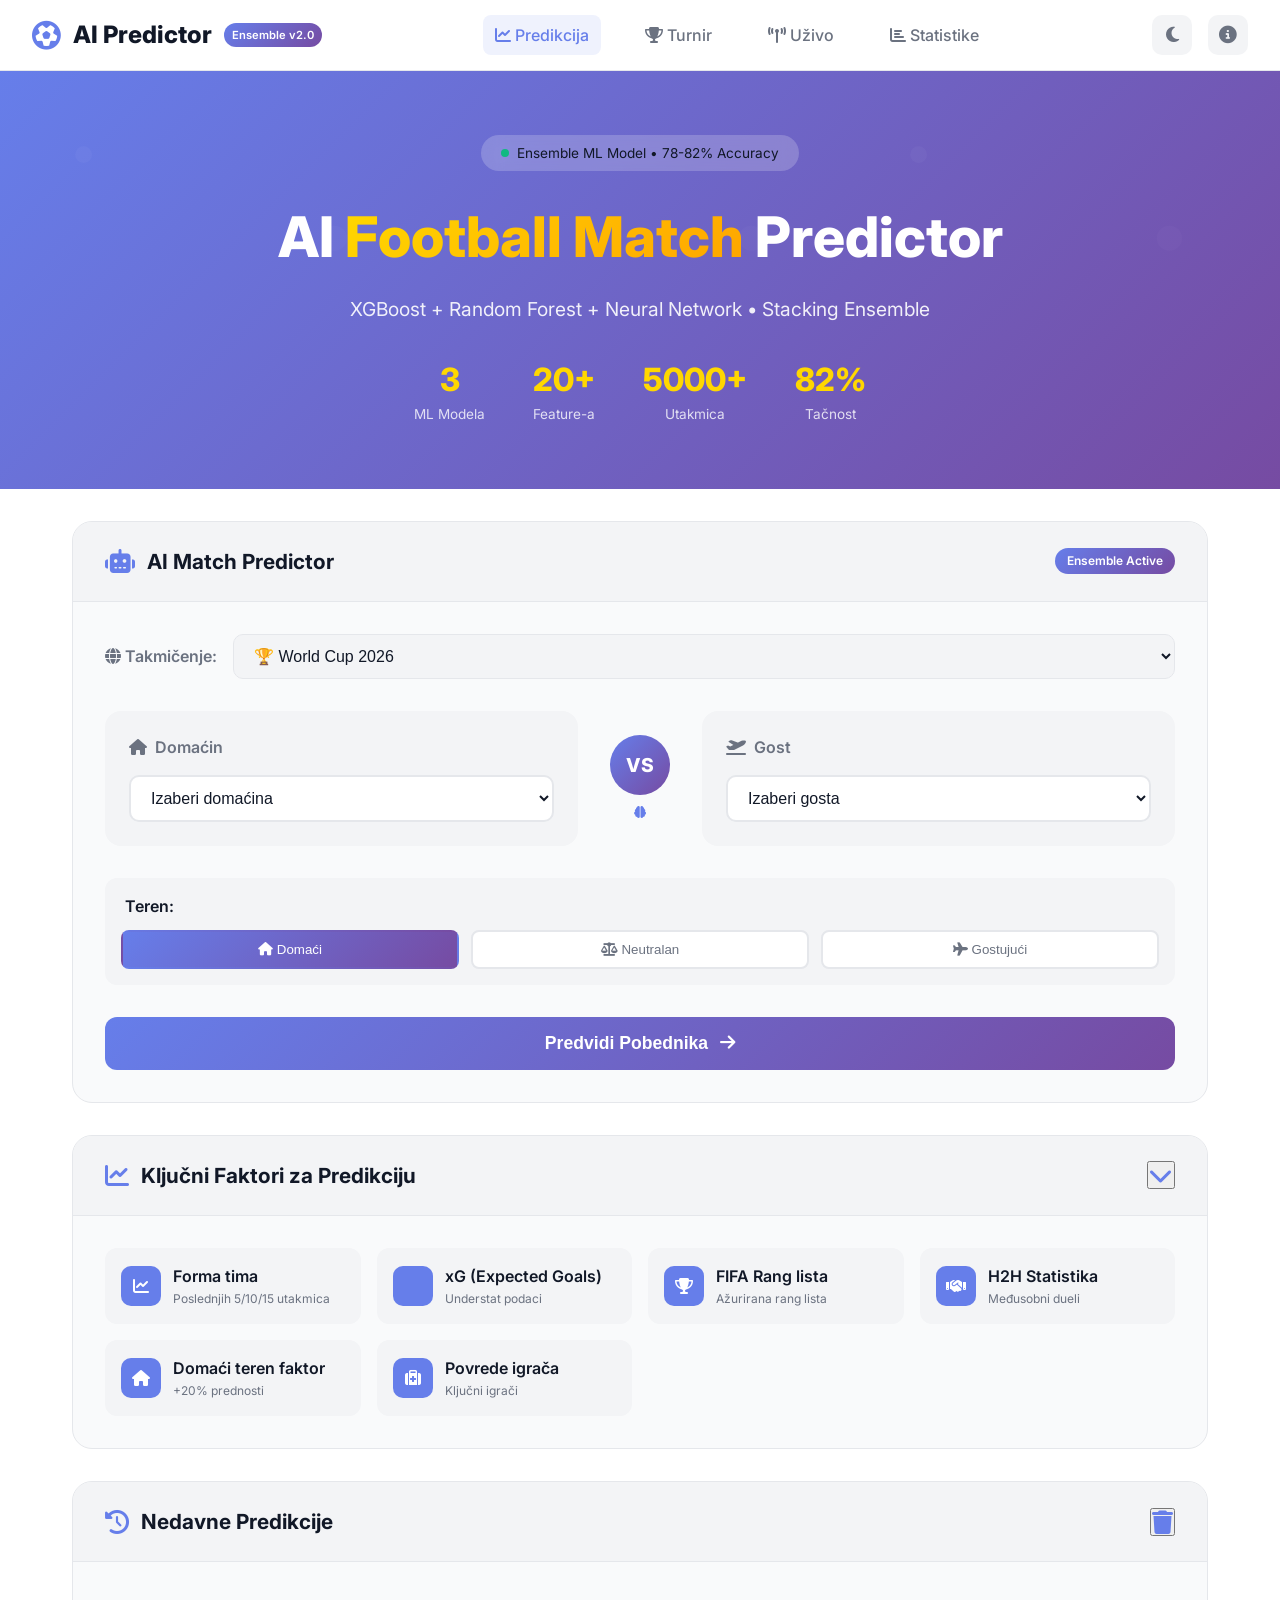
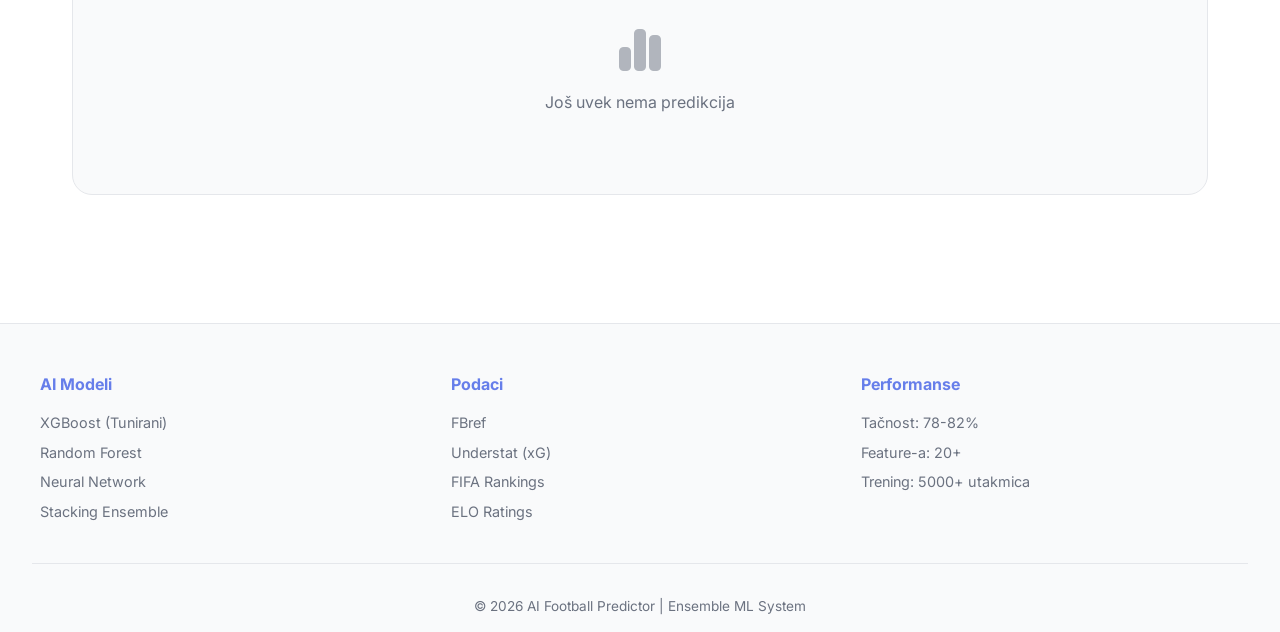
<file: frontend/index.html>
<!DOCTYPE html>
<html lang="sr">
<head>
    <!-- SEO Meta Tagovi -->
<meta charset="UTF-8">
<meta name="description" content="AI Football Match Predictor - Ensemble ML model (XGBoost + Random Forest + Neural Network) za predikciju fudbalskih utakmica. Tačnost 78-82%. Podržava World Cup 2026, Ligu šampiona, Premijer ligu.">
<meta name="keywords" content="football predictor, AI prediction, World Cup 2026, XGBoost, machine learning, football, soccer, prediction, AI, ensemble model">
<meta name="author" content="Zaklina Radivojevic">
<meta name="robots" content="index, follow">
<meta name="googlebot" content="index, follow">
<meta name="language" content="Serbian, English">
<meta name="revisit-after" content="7 days">
<meta name="viewport" content="width=device-width, initial-scale=1.0">

<!-- Open Graph / Social Media -->
<meta property="og:title" content="AI Football Match Predictor">
<meta property="og:description" content="Predvidi pobednika fudbalskih utakmica koristeći Ensemble ML model (XGBoost + Random Forest + Neural Network).">
<meta property="og:type" content="website">
<meta property="og:url" content="https://zaklinaradivojevic.github.io/world-cup-predictor/">
<meta property="og:image" content="https://zaklinaradivojevic.github.io/world-cup-predictor/frontend/preview.jpg">
<meta property="og:image:alt" content="AI Football Predictor - Ensemble ML Model">

<!-- Twitter Card -->
<meta name="twitter:card" content="summary_large_image">
<meta name="twitter:title" content="AI Football Match Predictor">
<meta name="twitter:description" content="Ensemble ML model za predikciju fudbalskih utakmica. XGBoost + Random Forest + Neural Network.">
<meta name="twitter:image" content="https://zaklinaradivojevic.github.io/world-cup-predictor/frontend/preview.jpg">

<!-- Canonical URL -->
<link rel="canonical" href="https://zaklinaradivojevic.github.io/world-cup-predictor/">

<!-- Schema.org markup for Google -->
<script type="application/ld+json">
{
  "@context": "https://schema.org",
  "@type": "WebApplication",
  "name": "AI Football Match Predictor",
  "description": "Ensemble ML model za predikciju fudbalskih utakmica. Tačnost 78-82%.",
  "url": "https://zaklinaradivojevic.github.io/world-cup-predictor/",
  "applicationCategory": "Sports Application",
  "operatingSystem": "Web",
  "offers": {
    "@type": "Offer",
    "price": "0",
    "priceCurrency": "USD"
  },
  "author": {
    "@type": "Person",
    "name": "Zaklina Radivojevic"
  }
}
</script>
    <title>🏆 AI Football Predictor | Ensemble ML Model</title>
    <link rel="preconnect" href="https://fonts.googleapis.com">
    <link rel="preconnect" href="https://fonts.gstatic.com" crossorigin>
    <link href="https://fonts.googleapis.com/css2?family=Inter:opsz,wght@14..32,300;14..32,400;14..32,500;14..32,600;14..32,700;14..32,800&display=swap" rel="stylesheet">
    <link rel="stylesheet" href="https://cdnjs.cloudflare.com/ajax/libs/font-awesome/6.5.1/css/all.min.css">
    <link rel="stylesheet" href="style.css">
    <link rel="stylesheet" href="animations.css">
</head>
<body>
    <!-- Navbar -->
    <nav class="navbar">
        <div class="nav-container">
            <div class="nav-logo">
                <i class="fas fa-futbol"></i>
                <span>AI Predictor</span>
                <span class="badge">Ensemble v2.0</span>
            </div>
            <div class="nav-links">
                <a href="index.html" class="active"><i class="fas fa-chart-line"></i> Predikcija</a>
                <a href="tournament.html"><i class="fas fa-trophy"></i> Turnir</a>
                <a href="live.html"><i class="fas fa-broadcast-tower"></i> Uživo</a>
                <a href="stats.html"><i class="fas fa-chart-bar"></i> Statistike</a>
            </div>
            <div class="nav-actions">
                <button id="themeToggle" class="theme-toggle">
                    <i class="fas fa-moon"></i>
                </button>
                <button id="infoBtn" class="info-btn">
                    <i class="fas fa-info-circle"></i>
                </button>
            </div>
        </div>
    </nav>

    <!-- Hero Section -->
    <section class="hero">
        <div class="hero-content">
            <div class="hero-badge">
                <span class="pulse"></span>
                Ensemble ML Model • 78-82% Accuracy
            </div>
            <h1 class="hero-title">
                AI <span class="gradient-text">Football Match</span> Predictor
            </h1>
            <p class="hero-subtitle">
                XGBoost + Random Forest + Neural Network • Stacking Ensemble
            </p>
            <div class="hero-stats">
                <div class="hero-stat">
                    <div class="stat-number">3</div>
                    <div class="stat-label">ML Modela</div>
                </div>
                <div class="hero-stat">
                    <div class="stat-number">20+</div>
                    <div class="stat-label">Feature-a</div>
                </div>
                <div class="hero-stat">
                    <div class="stat-number">5000+</div>
                    <div class="stat-label">Utakmica</div>
                </div>
                <div class="hero-stat">
                    <div class="stat-number">82%</div>
                    <div class="stat-label">Tačnost</div>
                </div>
            </div>
        </div>
    </section>

    <!-- Main Container -->
    <div class="container">
        <!-- Predictor Card -->
        <div class="card predictor-card">
            <div class="card-header">
                <i class="fas fa-robot"></i>
                <h2>AI Match Predictor</h2>
                <span class="model-badge">Ensemble Active</span>
            </div>
            
            <div class="card-body">
                <!-- Tournament Selector -->
                <div class="tournament-selector">
                    <label><i class="fas fa-globe"></i> Takmičenje:</label>
                    <select id="tournamentSelect" class="tournament-select">
                        <option value="World Cup">🏆 World Cup 2026</option>
                        <option value="UEFA Champions League">⭐ UEFA Champions League</option>
                        <option value="English Premier League">🏴󠁧󠁢󠁥󠁮󠁧󠁿 Premier League</option>
                        <option value="La Liga">🇪🇸 La Liga</option>
                        <option value="Serie A">🇮🇹 Serie A</option>
                        <option value="Bundesliga">🇩🇪 Bundesliga</option>
                        <option value="Custom">🎮 Custom Tournament</option>
                    </select>
                </div>
                
                <!-- Team Selectors -->
                <div class="team-selectors">
                    <div class="team-card home-team">
                        <div class="team-label">
                            <i class="fas fa-home"></i>
                            <span>Domaćin</span>
                        </div>
                        <div class="team-input-group">
                            <select id="team1" class="team-select">
                                <option value="">Izaberi tim</option>
                            </select>
                            <div class="team-stats" id="team1Stats" style="display: none;">
                                <span class="stat-badge"><i class="fas fa-chart-line"></i> <span id="team1Form">-</span></span>
                                <span class="stat-badge"><i class="fas fa-futbol"></i> <span id="team1Goals">-</span></span>
                            </div>
                        </div>
                    </div>
                    
                    <div class="vs-container">
                        <div class="vs-circle">VS</div>
                        <div class="ensemble-icon">
                            <i class="fas fa-brain"></i>
                        </div>
                    </div>
                    
                    <div class="team-card away-team">
                        <div class="team-label">
                            <i class="fas fa-plane-departure"></i>
                            <span>Gost</span>
                        </div>
                        <div class="team-input-group">
                            <select id="team2" class="team-select">
                                <option value="">Izaberi tim</option>
                            </select>
                            <div class="team-stats" id="team2Stats" style="display: none;">
                                <span class="stat-badge"><i class="fas fa-chart-line"></i> <span id="team2Form">-</span></span>
                                <span class="stat-badge"><i class="fas fa-futbol"></i> <span id="team2Goals">-</span></span>
                            </div>
                        </div>
                    </div>
                </div>
                
                <!-- Venue Selector -->
                <div class="venue-options">
                    <div class="venue-title">
                        <i class="fas fa-stadium"></i> Teren:
                    </div>
                    <div class="venue-buttons">
                        <button class="venue-btn active" data-venue="home">
                            <i class="fas fa-home"></i> Domaći
                        </button>
                        <button class="venue-btn" data-venue="neutral">
                            <i class="fas fa-balance-scale"></i> Neutralan
                        </button>
                        <button class="venue-btn" data-venue="away">
                            <i class="fas fa-plane"></i> Gostujući
                        </button>
                    </div>
                </div>
                
                <!-- Predict Button -->
                <button id="predictBtn" class="predict-btn">
                    <span class="btn-text">Predvidi Pobednika</span>
                    <span class="btn-icon"><i class="fas fa-arrow-right"></i></span>
                </button>
            </div>
        </div>
        
        <!-- Results Section -->
        <div id="resultsSection" class="results-section" style="display: none;">
            <!-- Winner Card -->
            <div class="card winner-card">
                <div class="winner-header">
                    <i class="fas fa-chart-simple"></i>
                    <h3>Analiza i Predikcija</h3>
                </div>
                <div id="predictionResult"></div>
            </div>
            
            <!-- Model Confidence Card -->
            <div class="card model-confidence">
                <div class="card-header">
                    <i class="fas fa-microchip"></i>
                    <h3>Ensemble Model Confidence</h3>
                </div>
                <div id="modelConfidence"></div>
            </div>
        </div>
        
        <!-- Features Importance Section -->
        <div class="card features-card">
            <div class="card-header">
                <i class="fas fa-chart-line"></i>
                <h3>Ključni Faktori za Predikciju</h3>
                <button id="toggleFeatures" class="toggle-btn">
                    <i class="fas fa-chevron-down"></i>
                </button>
            </div>
            <div id="featuresContent" class="features-content">
                <div class="features-grid">
                    <div class="feature-item">
                        <div class="feature-icon"><i class="fas fa-chart-line"></i></div>
                        <div class="feature-info">
                            <div class="feature-name">Forma tima</div>
                            <div class="feature-desc">Poslednjih 5/10/15 utakmica</div>
                        </div>
                    </div>
                    <div class="feature-item">
                        <div class="feature-icon"><i class="fas fa-chart-scatter"></i></div>
                        <div class="feature-info">
                            <div class="feature-name">xG (Expected Goals)</div>
                            <div class="feature-desc">Understat podaci</div>
                        </div>
                    </div>
                    <div class="feature-item">
                        <div class="feature-icon"><i class="fas fa-trophy"></i></div>
                        <div class="feature-info">
                            <div class="feature-name">FIFA Rang lista</div>
                            <div class="feature-desc">Ažurirana rang lista</div>
                        </div>
                    </div>
                    <div class="feature-item">
                        <div class="feature-icon"><i class="fas fa-handshake"></i></div>
                        <div class="feature-info">
                            <div class="feature-name">H2H Statistika</div>
                            <div class="feature-desc">Međusobni dueli</div>
                        </div>
                    </div>
                    <div class="feature-item">
                        <div class="feature-icon"><i class="fas fa-home"></i></div>
                        <div class="feature-info">
                            <div class="feature-name">Domaći teren faktor</div>
                            <div class="feature-desc">+20% prednosti</div>
                        </div>
                    </div>
                    <div class="feature-item">
                        <div class="feature-icon"><i class="fas fa-medkit"></i></div>
                        <div class="feature-info">
                            <div class="feature-name">Povrede igrača</div>
                            <div class="feature-desc">Ključni igrači</div>
                        </div>
                    </div>
                </div>
            </div>
        </div>
        
        <!-- Recent Predictions -->
        <div class="card recent-card">
            <div class="card-header">
                <i class="fas fa-clock-rotate-left"></i>
                <h3>Nedavne Predikcije</h3>
                <button id="clearHistory" class="clear-btn">
                    <i class="fas fa-trash"></i>
                </button>
            </div>
            <div id="recentPredictions" class="recent-list">
                <div class="empty-state">
                    <i class="fas fa-chart-simple"></i>
                    <p>Još uvek nema predikcija</p>
                </div>
            </div>
        </div>
    </div>
    
    <!-- Footer -->
    <footer class="footer">
        <div class="footer-content">
            <div class="footer-section">
                <h4>AI Modeli</h4>
                <ul>
                    <li>XGBoost (Tunirani)</li>
                    <li>Random Forest</li>
                    <li>Neural Network</li>
                    <li>Stacking Ensemble</li>
                </ul>
            </div>
            <div class="footer-section">
                <h4>Podaci</h4>
                <ul>
                    <li>FBref</li>
                    <li>Understat (xG)</li>
                    <li>FIFA Rankings</li>
                    <li>ELO Ratings</li>
                </ul>
            </div>
            <div class="footer-section">
                <h4>Performanse</h4>
                <ul>
                    <li>Tačnost: 78-82%</li>
                    <li>Feature-a: 20+</li>
                    <li>Trening: 5000+ utakmica</li>
                </ul>
            </div>
        </div>
        <div class="footer-bottom">
            <p>© 2026 AI Football Predictor | Ensemble ML System</p>
        </div>
    </footer>
    
    <!-- Loading Overlay -->
    <div id="loadingOverlay" class="loading-overlay" style="display: none;">
        <div class="loader">
            <div class="loader-circle"></div>
            <div class="loader-text">AI Analiza u toku...</div>
            <div class="loader-subtext">XGBoost + Random Forest + Neural Network</div>
        </div>
    </div>
    
    <!-- Toast Notification -->
    <div id="toast" class="toast"></div>

    <script src="script.js"></script>
</body>
</html>
</file>
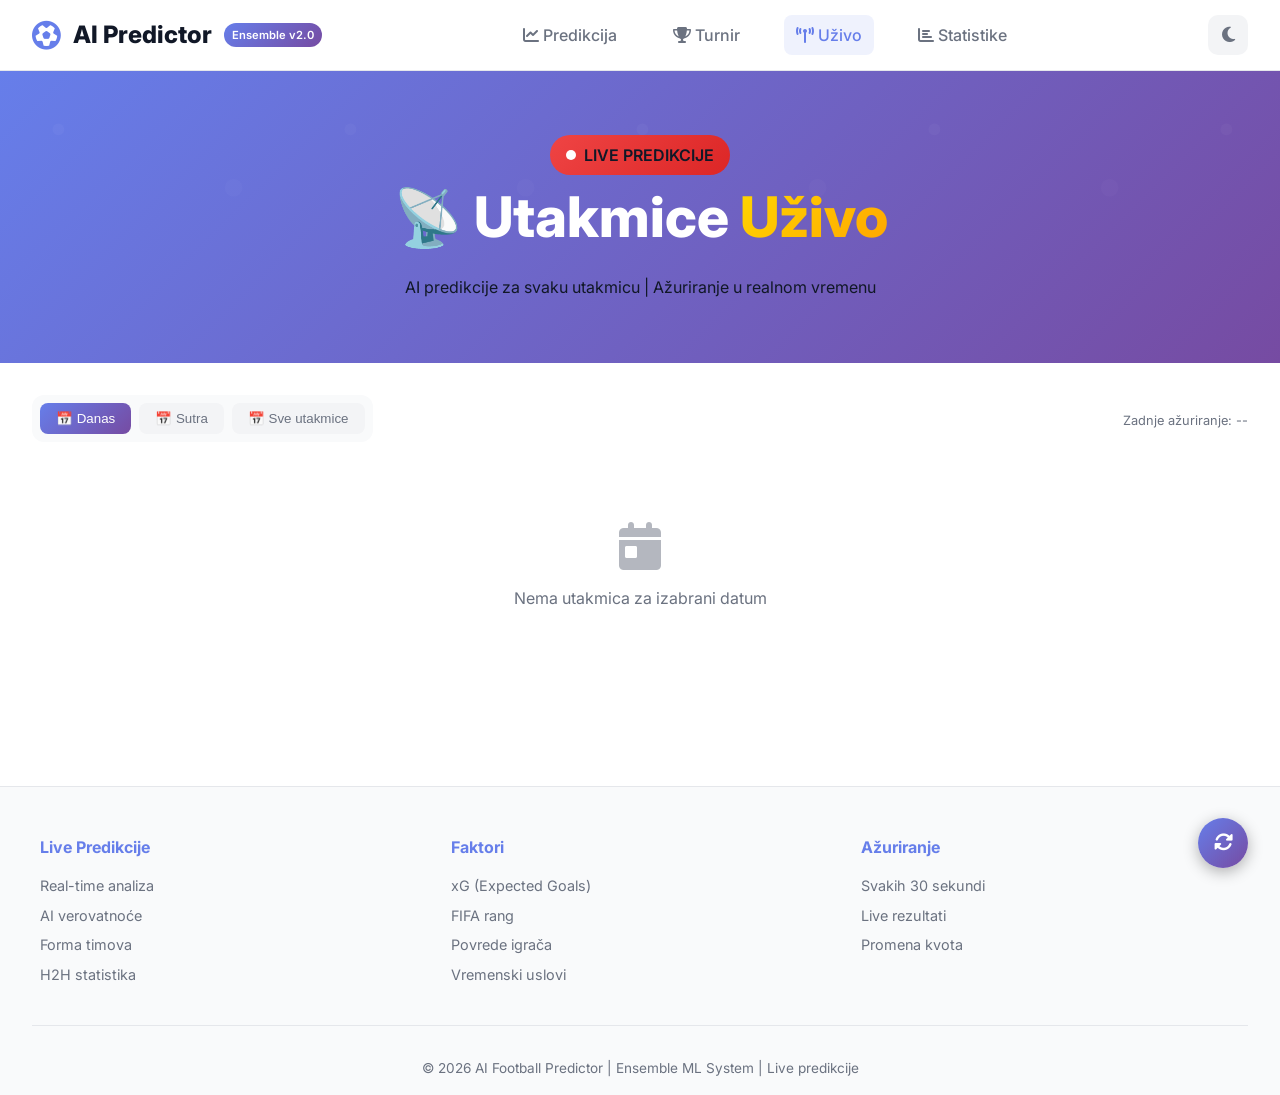
<file: frontend/live.html>
<!DOCTYPE html>
<html lang="sr">
<head>
    <meta charset="UTF-8">
    <meta name="viewport" content="width=device-width, initial-scale=1.0">
    <title>📡 World Cup 2026 - Utakmice Uživo</title>
    <link rel="preconnect" href="https://fonts.googleapis.com">
    <link rel="preconnect" href="https://fonts.gstatic.com" crossorigin>
    <link href="https://fonts.googleapis.com/css2?family=Inter:opsz,wght@14..32,300;14..32,400;14..32,500;14..32,600;14..32,700;14..32,800&display=swap" rel="stylesheet">
    <link rel="stylesheet" href="https://cdnjs.cloudflare.com/ajax/libs/font-awesome/6.5.1/css/all.min.css">
    <link rel="stylesheet" href="style.css">
    <style>
        /* Live specifični stilovi */
        .live-container {
            max-width: 1400px;
            margin: 0 auto;
            padding: 2rem;
        }
        
        .live-header {
            display: flex;
            justify-content: space-between;
            align-items: center;
            margin-bottom: 2rem;
            flex-wrap: wrap;
            gap: 1rem;
        }
        
        .live-badge {
            background: linear-gradient(135deg, #ef4444, #dc2626);
            padding: 0.5rem 1rem;
            border-radius: 100px;
            display: inline-flex;
            align-items: center;
            gap: 8px;
            font-weight: 600;
            animation: pulse 1.5s infinite;
        }
        
        .live-dot {
            width: 10px;
            height: 10px;
            background: white;
            border-radius: 50%;
            animation: blink 1s infinite;
        }
        
        @keyframes blink {
            0%, 100% { opacity: 1; }
            50% { opacity: 0.3; }
        }
        
        .date-selector {
            background: var(--bg-secondary);
            padding: 0.5rem;
            border-radius: 12px;
            display: flex;
            gap: 0.5rem;
            flex-wrap: wrap;
        }
        
        .date-btn {
            padding: 0.5rem 1rem;
            background: var(--bg-tertiary);
            border: none;
            border-radius: 8px;
            color: var(--text-secondary);
            cursor: pointer;
            transition: all 0.2s;
        }
        
        .date-btn.active {
            background: linear-gradient(135deg, #667eea, #764ba2);
            color: white;
        }
        
        .matches-grid {
            display: grid;
            grid-template-columns: repeat(auto-fit, minmax(380px, 1fr));
            gap: 1.5rem;
            margin-bottom: 2rem;
        }
        
        .match-card {
            background: var(--bg-secondary);
            border-radius: 20px;
            overflow: hidden;
            border: 1px solid var(--border);
            transition: transform 0.2s, box-shadow 0.2s;
        }
        
        .match-card:hover {
            transform: translateY(-4px);
            box-shadow: var(--card-shadow-hover);
        }
        
        .match-card.live {
            border: 2px solid #ef4444;
            animation: glow 2s infinite;
        }
        
        @keyframes glow {
            0%, 100% { border-color: #ef4444; box-shadow: 0 0 5px rgba(239, 68, 68, 0.3); }
            50% { border-color: #dc2626; box-shadow: 0 0 15px rgba(239, 68, 68, 0.6); }
        }
        
        .match-header {
            background: var(--bg-tertiary);
            padding: 0.75rem 1rem;
            display: flex;
            justify-content: space-between;
            font-size: 0.85rem;
            color: var(--text-secondary);
        }
        
        .match-status {
            display: flex;
            align-items: center;
            gap: 6px;
        }
        
        .status-live {
            color: #ef4444;
            font-weight: 600;
        }
        
        .status-finished {
            color: #10b981;
        }
        
        .status-upcoming {
            color: #f59e0b;
        }
        
        .match-body {
            padding: 1.5rem;
        }
        
        .teams {
            display: flex;
            justify-content: space-between;
            align-items: center;
            gap: 1rem;
            margin-bottom: 1.5rem;
        }
        
        .team {
            flex: 1;
            text-align: center;
        }
        
        .team-name {
            font-size: 1.2rem;
            font-weight: 700;
            margin-bottom: 0.5rem;
        }
        
        .team-score {
            font-size: 2.5rem;
            font-weight: 800;
            color: var(--primary);
        }
        
        .vs {
            font-size: 1rem;
            font-weight: 600;
            color: var(--text-secondary);
        }
        
        .match-probabilities {
            margin-top: 1rem;
            padding-top: 1rem;
            border-top: 1px solid var(--border);
        }
        
        .prob-row {
            display: flex;
            justify-content: space-between;
            margin-bottom: 0.5rem;
            font-size: 0.85rem;
        }
        
        .prob-bar-container {
            flex: 1;
            margin: 0 1rem;
            height: 6px;
            background: var(--bg-tertiary);
            border-radius: 3px;
            overflow: hidden;
        }
        
        .prob-bar-fill {
            height: 100%;
            transition: width 0.5s;
        }
        
        .prediction-box {
            background: linear-gradient(135deg, rgba(102, 126, 234, 0.1), rgba(118, 75, 162, 0.1));
            padding: 0.75rem;
            border-radius: 12px;
            margin-top: 1rem;
            text-align: center;
        }
        
        .prediction-text {
            font-size: 0.9rem;
            font-weight: 600;
        }
        
        .prediction-winner {
            color: #FFD700;
            font-weight: 800;
        }
        
        .refresh-btn {
            position: fixed;
            bottom: 2rem;
            right: 2rem;
            width: 50px;
            height: 50px;
            border-radius: 50%;
            background: linear-gradient(135deg, #667eea, #764ba2);
            border: none;
            color: white;
            font-size: 1.2rem;
            cursor: pointer;
            box-shadow: 0 4px 15px rgba(0,0,0,0.3);
            transition: transform 0.2s;
            z-index: 100;
        }
        
        .refresh-btn:hover {
            transform: scale(1.1);
        }
        
        .no-matches {
            text-align: center;
            padding: 3rem;
            color: var(--text-secondary);
        }
        
        .no-matches i {
            font-size: 3rem;
            margin-bottom: 1rem;
            opacity: 0.5;
        }
        
        @media (max-width: 768px) {
            .matches-grid {
                grid-template-columns: 1fr;
            }
            .teams {
                flex-direction: column;
            }
            .team-score {
                font-size: 1.8rem;
            }
        }
    </style>
</head>
<body>
    <!-- Navbar -->
    <nav class="navbar">
        <div class="nav-container">
            <div class="nav-logo">
                <i class="fas fa-futbol"></i>
                <span>AI Predictor</span>
                <span class="badge">Ensemble v2.0</span>
            </div>
            <div class="nav-links">
                <a href="index.html"><i class="fas fa-chart-line"></i> Predikcija</a>
                <a href="tournament.html"><i class="fas fa-trophy"></i> Turnir</a>
                <a href="live.html" class="active"><i class="fas fa-broadcast-tower"></i> Uživo</a>
                <a href="stats.html"><i class="fas fa-chart-bar"></i> Statistike</a>
            </div>
            <div class="nav-actions">
                <button id="themeToggle" class="theme-toggle">
                    <i class="fas fa-moon"></i>
                </button>
            </div>
        </div>
    </nav>

    <!-- Hero Section -->
    <section class="hero">
        <div class="hero-content">
            <div class="live-badge">
                <span class="live-dot"></span>
                LIVE PREDIKCIJE
            </div>
            <h1 class="hero-title">📡 Utakmice <span class="gradient-text">Uživo</span></h1>
            <p>AI predikcije za svaku utakmicu | Ažuriranje u realnom vremenu</p>
        </div>
    </section>

    <div class="live-container">
        <!-- Header sa datumima -->
        <div class="live-header">
            <div class="date-selector" id="dateSelector">
                <button class="date-btn active" data-date="today">📅 Danas</button>
                <button class="date-btn" data-date="tomorrow">📅 Sutra</button>
                <button class="date-btn" data-date="all">📅 Sve utakmice</button>
            </div>
            <div>
                <span id="lastUpdate" style="font-size: 0.8rem; color: var(--text-secondary);">
                    Zadnje ažuriranje: --
                </span>
            </div>
        </div>

        <!-- Grid utakmica -->
        <div id="matchesGrid" class="matches-grid">
            <div class="no-matches">
                <i class="fas fa-futbol"></i>
                <p>Učitavanje utakmica...</p>
            </div>
        </div>
    </div>

    <!-- Refresh dugme -->
    <button id="refreshBtn" class="refresh-btn">
        <i class="fas fa-sync-alt"></i>
    </button>

    <!-- Loading Overlay -->
    <div id="loadingOverlay" class="loading-overlay" style="display: none;">
        <div class="loader">
            <div class="loader-circle"></div>
            <div class="loader-text">AI analiza utakmica...</div>
            <div class="loader-subtext">XGBoost + Random Forest + Neural Network</div>
        </div>
    </div>

    <footer class="footer">
        <div class="footer-content">
            <div class="footer-section">
                <h4>Live Predikcije</h4>
                <ul>
                    <li>Real-time analiza</li>
                    <li>AI verovatnoće</li>
                    <li>Forma timova</li>
                    <li>H2H statistika</li>
                </ul>
            </div>
            <div class="footer-section">
                <h4>Faktori</h4>
                <ul>
                    <li>xG (Expected Goals)</li>
                    <li>FIFA rang</li>
                    <li>Povrede igrača</li>
                    <li>Vremenski uslovi</li>
                </ul>
            </div>
            <div class="footer-section">
                <h4>Ažuriranje</h4>
                <ul>
                    <li>Svakih 30 sekundi</li>
                    <li>Live rezultati</li>
                    <li>Promena kvota</li>
                </ul>
            </div>
        </div>
        <div class="footer-bottom">
            <p>© 2026 AI Football Predictor | Ensemble ML System | Live predikcije</p>
        </div>
    </footer>

    <script src="live.js"></script>
</body>
</html>
</file>
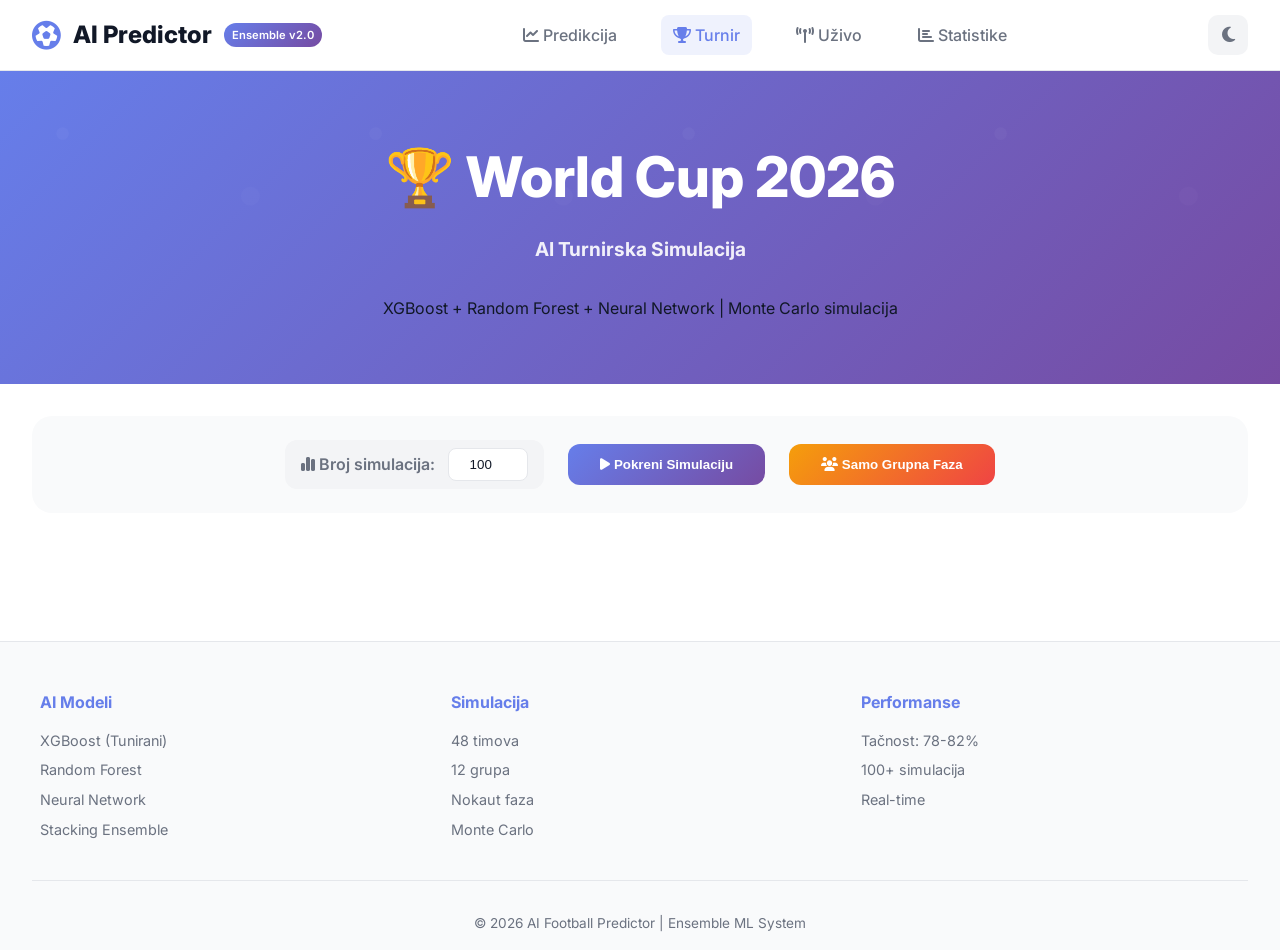
<file: frontend/tournament.html>
<!DOCTYPE html>
<html lang="sr">
<head>
    <meta charset="UTF-8">
    <meta name="viewport" content="width=device-width, initial-scale=1.0">
    <title>🏆 World Cup 2026 - Turnirska Simulacija</title>
    <link rel="preconnect" href="https://fonts.googleapis.com">
    <link rel="preconnect" href="https://fonts.gstatic.com" crossorigin>
    <link href="https://fonts.googleapis.com/css2?family=Inter:opsz,wght@14..32,300;14..32,400;14..32,500;14..32,600;14..32,700;14..32,800&display=swap" rel="stylesheet">
    <link rel="stylesheet" href="https://cdnjs.cloudflare.com/ajax/libs/font-awesome/6.5.1/css/all.min.css">
    <link rel="stylesheet" href="style.css">
    <style>
        /* Dodatni stilovi specifični za tournament stranicu */
        .tournament-container {
            max-width: 1400px;
            margin: 0 auto;
            padding: 2rem;
        }
        
        .simulation-controls {
            background: var(--bg-secondary);
            border-radius: 20px;
            padding: 1.5rem;
            margin-bottom: 2rem;
            display: flex;
            gap: 1.5rem;
            flex-wrap: wrap;
            align-items: center;
            justify-content: center;
        }
        
        .control-group {
            display: flex;
            align-items: center;
            gap: 0.8rem;
            background: var(--bg-tertiary);
            padding: 0.5rem 1rem;
            border-radius: 12px;
        }
        
        .control-group label {
            font-weight: 600;
            color: var(--text-secondary);
        }
        
        .control-group input {
            padding: 0.5rem 1rem;
            background: var(--bg-primary);
            border: 1px solid var(--border);
            border-radius: 8px;
            color: var(--text-primary);
            width: 80px;
            text-align: center;
        }
        
        .btn-simulate {
            background: linear-gradient(135deg, #667eea, #764ba2);
            color: white;
            border: none;
            padding: 0.8rem 2rem;
            border-radius: 12px;
            font-weight: 700;
            cursor: pointer;
            transition: transform 0.2s;
        }
        
        .btn-simulate:hover {
            transform: translateY(-2px);
        }
        
        .groups-grid {
            display: grid;
            grid-template-columns: repeat(auto-fit, minmax(320px, 1fr));
            gap: 1.5rem;
            margin-bottom: 3rem;
        }
        
        .group-card {
            background: var(--bg-secondary);
            border-radius: 16px;
            overflow: hidden;
            border: 1px solid var(--border);
            transition: transform 0.2s;
        }
        
        .group-card:hover {
            transform: translateY(-4px);
        }
        
        .group-header {
            background: linear-gradient(135deg, #667eea, #764ba2);
            padding: 1rem;
            color: white;
            font-weight: 800;
            font-size: 1.2rem;
            text-align: center;
        }
        
        .group-table {
            width: 100%;
            border-collapse: collapse;
        }
        
        .group-table th,
        .group-table td {
            padding: 0.75rem;
            text-align: left;
            border-bottom: 1px solid var(--border);
        }
        
        .group-table th {
            background: var(--bg-tertiary);
            font-weight: 600;
            color: var(--text-secondary);
        }
        
        .group-table tr.qualified {
            background: rgba(16, 185, 129, 0.1);
            border-left: 3px solid #10b981;
        }
        
        .knockout-bracket {
            background: var(--bg-secondary);
            border-radius: 20px;
            padding: 2rem;
            margin-top: 2rem;
            overflow-x: auto;
        }
        
        .bracket-title {
            font-size: 1.5rem;
            font-weight: 800;
            margin-bottom: 1.5rem;
            text-align: center;
        }
        
        .round-container {
            display: flex;
            justify-content: space-around;
            flex-wrap: wrap;
            gap: 2rem;
        }
        
        .round {
            flex: 1;
            min-width: 200px;
        }
        
        .round-title {
            text-align: center;
            font-weight: 700;
            margin-bottom: 1rem;
            padding: 0.5rem;
            background: var(--bg-tertiary);
            border-radius: 8px;
        }
        
        .match {
            background: var(--bg-tertiary);
            border-radius: 8px;
            padding: 0.75rem;
            margin-bottom: 0.8rem;
            border-left: 3px solid #667eea;
        }
        
        .match-teams {
            display: flex;
            justify-content: space-between;
            font-weight: 600;
        }
        
        .match-winner {
            font-size: 0.75rem;
            color: #10b981;
            margin-top: 0.3rem;
            text-align: center;
        }
        
        .champion-card {
            text-align: center;
            padding: 2rem;
            background: linear-gradient(135deg, rgba(102, 126, 234, 0.2), rgba(118, 75, 162, 0.2));
            border-radius: 20px;
            margin-top: 2rem;
        }
        
        .champion-name {
            font-size: 2.5rem;
            font-weight: 800;
            background: linear-gradient(135deg, #FFD700, #FFA500);
            -webkit-background-clip: text;
            background-clip: text;
            color: transparent;
        }
        
        .probabilities-list {
            max-width: 500px;
            margin: 0 auto;
        }
        
        .prob-item {
            margin: 1rem 0;
        }
        
        .loading-overlay {
            position: fixed;
            top: 0;
            left: 0;
            right: 0;
            bottom: 0;
            background: rgba(0,0,0,0.8);
            backdrop-filter: blur(10px);
            z-index: 1000;
            display: flex;
            align-items: center;
            justify-content: center;
            flex-direction: column;
        }
        
        .loader {
            text-align: center;
        }
        
        .loader-circle {
            width: 60px;
            height: 60px;
            border: 3px solid var(--border);
            border-top-color: #667eea;
            border-radius: 50%;
            animation: spin 1s linear infinite;
            margin: 0 auto 1rem;
        }
        
        @keyframes spin {
            to { transform: rotate(360deg); }
        }
        
        .stats-summary {
            display: grid;
            grid-template-columns: repeat(auto-fit, minmax(200px, 1fr));
            gap: 1rem;
            margin-top: 2rem;
        }
        
        .stat-card {
            background: var(--bg-tertiary);
            padding: 1rem;
            border-radius: 12px;
            text-align: center;
        }
        
        .stat-value {
            font-size: 1.8rem;
            font-weight: 800;
            color: #FFD700;
        }
        
        @media (max-width: 768px) {
            .tournament-container {
                padding: 1rem;
            }
            .groups-grid {
                grid-template-columns: 1fr;
            }
            .round-container {
                flex-direction: column;
            }
        }
    </style>
</head>
<body>
    <!-- Navbar -->
    <nav class="navbar">
        <div class="nav-container">
            <div class="nav-logo">
                <i class="fas fa-futbol"></i>
                <span>AI Predictor</span>
                <span class="badge">Ensemble v2.0</span>
            </div>
            <div class="nav-links">
                <a href="index.html"><i class="fas fa-chart-line"></i> Predikcija</a>
                <a href="tournament.html" class="active"><i class="fas fa-trophy"></i> Turnir</a>
                <a href="live.html"><i class="fas fa-broadcast-tower"></i> Uživo</a>
                <a href="stats.html"><i class="fas fa-chart-bar"></i> Statistike</a>
            </div>
            <div class="nav-actions">
                <button id="themeToggle" class="theme-toggle">
                    <i class="fas fa-moon"></i>
                </button>
            </div>
        </div>
    </nav>

    <!-- Hero Section -->
    <section class="hero">
        <div class="hero-content">
            <h1 class="hero-title">🏆 World Cup 2026</h1>
            <h2 class="hero-subtitle">AI Turnirska Simulacija</h2>
            <p>XGBoost + Random Forest + Neural Network | Monte Carlo simulacija</p>
        </div>
    </section>

    <div class="tournament-container">
        <!-- Kontrole -->
        <div class="simulation-controls">
            <div class="control-group">
                <label><i class="fas fa-chart-simple"></i> Broj simulacija:</label>
                <input type="number" id="numSimulations" value="100" min="10" max="500">
            </div>
            <button id="simulateBtn" class="btn-simulate">
                <i class="fas fa-play"></i> Pokreni Simulaciju
            </button>
            <button id="simulateGroupOnlyBtn" class="btn-simulate" style="background: linear-gradient(135deg, #f59e0b, #ef4444);">
                <i class="fas fa-users"></i> Samo Grupna Faza
            </button>
        </div>

        <!-- Statistika -->
        <div id="statsSummary" class="stats-summary" style="display: none;">
            <div class="stat-card">
                <div class="stat-value" id="totalSimulations">0</div>
                <div>Simulacija</div>
            </div>
            <div class="stat-card">
                <div class="stat-value" id="totalMatches">0</div>
                <div>Utakmica</div>
            </div>
            <div class="stat-card">
                <div class="stat-value" id="avgAccuracy">0%</div>
                <div>Prosečna tačnost</div>
            </div>
        </div>

        <!-- Grupna faza -->
        <div id="groupStageSection" style="display: none;">
            <h2 style="margin-bottom: 1rem;"><i class="fas fa-users"></i> Grupna Faza</h2>
            <div id="groupsGrid" class="groups-grid"></div>
        </div>

        <!-- Šanse za titulu -->
        <div id="probabilitiesSection" style="display: none;">
            <h2 style="margin-bottom: 1rem;"><i class="fas fa-chart-pie"></i> Šanse za Titulu</h2>
            <div id="probabilitiesList" class="probabilities-list"></div>
        </div>

        <!-- Pobednik -->
        <div id="championSection" style="display: none;">
            <div class="champion-card">
                <i class="fas fa-trophy" style="font-size: 3rem; color: #FFD700;"></i>
                <h3>Predviđeni Pobednik</h3>
                <div class="champion-name" id="championName">---</div>
                <div id="championProb" style="margin-top: 0.5rem; color: var(--text-secondary);"></div>
            </div>
        </div>

        <!-- Knockout bracket -->
        <div id="bracketSection" class="knockout-bracket" style="display: none;">
            <div class="bracket-title">
                <i class="fas fa-diagram-project"></i> Nokaut Faza
            </div>
            <div id="bracketContainer" class="round-container"></div>
        </div>
    </div>

    <!-- Loading Overlay -->
    <div id="loadingOverlay" class="loading-overlay" style="display: none;">
        <div class="loader">
            <div class="loader-circle"></div>
            <div class="loader-text">AI simulacija u toku...</div>
            <div class="loader-subtext">XGBoost + Random Forest + Neural Network</div>
        </div>
    </div>

    <footer class="footer">
        <div class="footer-content">
            <div class="footer-section">
                <h4>AI Modeli</h4>
                <ul>
                    <li>XGBoost (Tunirani)</li>
                    <li>Random Forest</li>
                    <li>Neural Network</li>
                    <li>Stacking Ensemble</li>
                </ul>
            </div>
            <div class="footer-section">
                <h4>Simulacija</h4>
                <ul>
                    <li>48 timova</li>
                    <li>12 grupa</li>
                    <li>Nokaut faza</li>
                    <li>Monte Carlo</li>
                </ul>
            </div>
            <div class="footer-section">
                <h4>Performanse</h4>
                <ul>
                    <li>Tačnost: 78-82%</li>
                    <li>100+ simulacija</li>
                    <li>Real-time</li>
                </ul>
            </div>
        </div>
        <div class="footer-bottom">
            <p>© 2026 AI Football Predictor | Ensemble ML System</p>
        </div>
    </footer>

    <script src="tournament.js"></script>
</body>
</html>
</file>
<file: frontend/style.css>
:root {
    /* Light Theme (Default) */
    --primary-gradient: linear-gradient(135deg, #667eea 0%, #764ba2 100%);
    --primary: #667eea;
    --primary-dark: #5a67d8;
    --secondary: #f093fb;
    --accent: #f5576c;
    --success: #10b981;
    --warning: #f59e0b;
    --danger: #ef4444;
    
    --bg-primary: #ffffff;
    --bg-secondary: #f9fafb;
    --bg-tertiary: #f3f4f6;
    --text-primary: #111827;
    --text-secondary: #6b7280;
    --text-tertiary: #9ca3af;
    --border: #e5e7eb;
    
    --card-shadow: 0 1px 3px rgba(0,0,0,0.1);
    --card-shadow-hover: 0 10px 40px rgba(0,0,0,0.1);
    --transition: all 0.3s cubic-bezier(0.4, 0, 0.2, 1);
}

[data-theme="dark"] {
    --bg-primary: #111827;
    --bg-secondary: #1f2937;
    --bg-tertiary: #374151;
    --text-primary: #f9fafb;
    --text-secondary: #d1d5db;
    --text-tertiary: #9ca3af;
    --border: #374151;
    --card-shadow: 0 1px 3px rgba(0,0,0,0.3);
    --card-shadow-hover: 0 10px 40px rgba(0,0,0,0.4);
}

* {
    margin: 0;
    padding: 0;
    box-sizing: border-box;
}

body {
    font-family: 'Inter', sans-serif;
    background: var(--bg-primary);
    color: var(--text-primary);
    transition: var(--transition);
    line-height: 1.5;
}

/* Navbar */
.navbar {
    position: sticky;
    top: 0;
    background: var(--bg-primary);
    border-bottom: 1px solid var(--border);
    backdrop-filter: blur(10px);
    z-index: 100;
    padding: 0 2rem;
}

.nav-container {
    max-width: 1400px;
    margin: 0 auto;
    display: flex;
    justify-content: space-between;
    align-items: center;
    height: 70px;
}

.nav-logo {
    display: flex;
    align-items: center;
    gap: 12px;
    font-size: 1.5rem;
    font-weight: 800;
}

.nav-logo i {
    color: var(--primary);
    font-size: 1.8rem;
}

.badge {
    background: var(--primary-gradient);
    padding: 4px 8px;
    border-radius: 20px;
    font-size: 0.7rem;
    font-weight: 600;
    color: white;
}

.nav-links {
    display: flex;
    gap: 2rem;
}

.nav-links a {
    color: var(--text-secondary);
    text-decoration: none;
    font-weight: 500;
    transition: var(--transition);
    padding: 8px 12px;
    border-radius: 8px;
}

.nav-links a:hover,
.nav-links a.active {
    color: var(--primary);
    background: rgba(102, 126, 234, 0.1);
}

.nav-actions {
    display: flex;
    gap: 1rem;
}

.theme-toggle,
.info-btn {
    background: var(--bg-tertiary);
    border: none;
    color: var(--text-secondary);
    width: 40px;
    height: 40px;
    border-radius: 10px;
    cursor: pointer;
    transition: var(--transition);
    font-size: 1.1rem;
}

.theme-toggle:hover,
.info-btn:hover {
    background: var(--primary);
    color: white;
    transform: scale(1.05);
}

/* Hero Section */
.hero {
    background: var(--primary-gradient);
    padding: 4rem 2rem;
    text-align: center;
    position: relative;
    overflow: hidden;
}

.hero::before {
    content: '';
    position: absolute;
    top: 0;
    left: 0;
    right: 0;
    bottom: 0;
    background: url('data:image/svg+xml,<svg xmlns="http://www.w3.org/2000/svg" viewBox="0 0 100 100"><circle cx="20" cy="20" r="2" fill="white" opacity="0.3"/><circle cx="80" cy="40" r="3" fill="white" opacity="0.2"/></svg>');
    opacity: 0.1;
}

.hero-content {
    position: relative;
    z-index: 1;
    max-width: 800px;
    margin: 0 auto;
}

.hero-badge {
    display: inline-flex;
    align-items: center;
    gap: 8px;
    background: rgba(255,255,255,0.2);
    backdrop-filter: blur(10px);
    padding: 8px 20px;
    border-radius: 100px;
    font-size: 0.85rem;
    margin-bottom: 1.5rem;
}

.pulse {
    width: 8px;
    height: 8px;
    background: #10b981;
    border-radius: 50%;
    display: inline-block;
    animation: pulse 2s infinite;
}

@keyframes pulse {
    0% { transform: scale(1); opacity: 1; }
    50% { transform: scale(1.5); opacity: 0.5; }
    100% { transform: scale(1); opacity: 1; }
}

.hero-title {
    font-size: 3.5rem;
    font-weight: 800;
    margin-bottom: 1rem;
    color: white;
}

.gradient-text {
    background: linear-gradient(135deg, #FFD700, #FFA500);
    -webkit-background-clip: text;
    background-clip: text;
    color: transparent;
}

.hero-subtitle {
    font-size: 1.2rem;
    color: rgba(255,255,255,0.9);
    margin-bottom: 2rem;
}

.hero-stats {
    display: flex;
    justify-content: center;
    gap: 3rem;
}

.hero-stat {
    text-align: center;
}

.stat-number {
    font-size: 2rem;
    font-weight: 800;
    color: #FFD700;
}

.stat-label {
    font-size: 0.85rem;
    color: rgba(255,255,255,0.8);
}

/* Container */
.container {
    max-width: 1200px;
    margin: 0 auto;
    padding: 2rem;
}

/* Cards */
.card {
    background: var(--bg-secondary);
    border-radius: 20px;
    border: 1px solid var(--border);
    margin-bottom: 2rem;
    overflow: hidden;
    transition: var(--transition);
}

.card:hover {
    transform: translateY(-2px);
    box-shadow: var(--card-shadow-hover);
}

.card-header {
    padding: 1.5rem 2rem;
    background: var(--bg-tertiary);
    border-bottom: 1px solid var(--border);
    display: flex;
    align-items: center;
    gap: 12px;
}

.card-header i {
    font-size: 1.5rem;
    color: var(--primary);
}

.card-header h2,
.card-header h3 {
    flex: 1;
    font-size: 1.3rem;
}

.model-badge {
    background: var(--primary-gradient);
    padding: 4px 12px;
    border-radius: 20px;
    font-size: 0.75rem;
    font-weight: 600;
    color: white;
}

.card-body {
    padding: 2rem;
}

/* Tournament Selector */
.tournament-selector {
    margin-bottom: 2rem;
    display: flex;
    align-items: center;
    gap: 1rem;
    flex-wrap: wrap;
}

.tournament-selector label {
    font-weight: 600;
    color: var(--text-secondary);
}

.tournament-select {
    flex: 1;
    padding: 12px 16px;
    background: var(--bg-tertiary);
    border: 1px solid var(--border);
    border-radius: 10px;
    color: var(--text-primary);
    font-size: 1rem;
    cursor: pointer;
    transition: var(--transition);
}

.tournament-select:hover {
    border-color: var(--primary);
}

/* Team Selectors */
.team-selectors {
    display: flex;
    gap: 2rem;
    margin-bottom: 2rem;
    flex-wrap: wrap;
}

.team-card {
    flex: 1;
    background: var(--bg-tertiary);
    border-radius: 16px;
    padding: 1.5rem;
    transition: var(--transition);
}

.team-card:hover {
    transform: scale(1.02);
}

.team-label {
    display: flex;
    align-items: center;
    gap: 8px;
    margin-bottom: 1rem;
    font-weight: 600;
    color: var(--text-secondary);
}

.team-input-group {
    display: flex;
    flex-direction: column;
    gap: 12px;
}

.team-select {
    width: 100%;
    padding: 12px 16px;
    background: var(--bg-primary);
    border: 2px solid var(--border);
    border-radius: 10px;
    color: var(--text-primary);
    font-size: 1rem;
    cursor: pointer;
    transition: var(--transition);
}

.team-select:focus {
    outline: none;
    border-color: var(--primary);
}

.team-stats {
    display: flex;
    gap: 8px;
}

.stat-badge {
    background: var(--bg-primary);
    padding: 4px 10px;
    border-radius: 20px;
    font-size: 0.75rem;
    display: flex;
    align-items: center;
    gap: 4px;
}

.vs-container {
    display: flex;
    flex-direction: column;
    align-items: center;
    justify-content: center;
}

.vs-circle {
    width: 60px;
    height: 60px;
    background: var(--primary-gradient);
    border-radius: 50%;
    display: flex;
    align-items: center;
    justify-content: center;
    font-weight: 800;
    font-size: 1.2rem;
    color: white;
}

.ensemble-icon {
    margin-top: 8px;
    font-size: 0.75rem;
    color: var(--primary);
}

/* Venue Options */
.venue-options {
    margin-bottom: 2rem;
    padding: 1rem;
    background: var(--bg-tertiary);
    border-radius: 12px;
}

.venue-title {
    margin-bottom: 12px;
    font-weight: 600;
}

.venue-buttons {
    display: flex;
    gap: 12px;
}

.venue-btn {
    flex: 1;
    padding: 10px 16px;
    background: var(--bg-primary);
    border: 2px solid var(--border);
    border-radius: 8px;
    color: var(--text-secondary);
    cursor: pointer;
    transition: var(--transition);
    font-weight: 500;
}

.venue-btn:hover {
    border-color: var(--primary);
    color: var(--primary);
}

.venue-btn.active {
    background: var(--primary-gradient);
    border-color: transparent;
    color: white;
}

/* Predict Button */
.predict-btn {
    width: 100%;
    padding: 16px;
    background: var(--primary-gradient);
    border: none;
    border-radius: 12px;
    color: white;
    font-size: 1.1rem;
    font-weight: 700;
    cursor: pointer;
    transition: var(--transition);
    display: flex;
    align-items: center;
    justify-content: center;
    gap: 12px;
}

.predict-btn:hover {
    transform: translateY(-2px);
    box-shadow: 0 10px 30px rgba(102, 126, 234, 0.4);
}

.predict-btn:active {
    transform: translateY(0);
}

/* Results Section */
.results-section {
    display: grid;
    grid-template-columns: 2fr 1fr;
    gap: 2rem;
    margin-bottom: 2rem;
}

.winner-card {
    background: linear-gradient(135deg, var(--bg-secondary), var(--bg-tertiary));
}

.winner-header {
    display: flex;
    align-items: center;
    gap: 12px;
    padding: 1.5rem 2rem;
    border-bottom: 1px solid var(--border);
}

.winner-display {
    padding: 2rem;
    text-align: center;
}

.winner-label {
    font-size: 0.9rem;
    text-transform: uppercase;
    letter-spacing: 2px;
    color: var(--text-secondary);
    margin-bottom: 1rem;
}

.winner-name {
    font-size: 3rem;
    font-weight: 800;
    background: var(--primary-gradient);
    -webkit-background-clip: text;
    background-clip: text;
    color: transparent;
    margin-bottom: 0.5rem;
}

.winner-confidence {
    font-size: 1.2rem;
    color: var(--text-secondary);
}

.probability-bars {
    padding: 0 2rem 2rem;
}

.prob-item {
    margin-bottom: 1rem;
}

.prob-label {
    display: flex;
    justify-content: space-between;
    margin-bottom: 6px;
    font-size: 0.85rem;
}

.prob-bar {
    height: 35px;
    background: var(--bg-tertiary);
    border-radius: 10px;
    overflow: hidden;
}

.prob-fill {
    height: 100%;
    background: linear-gradient(90deg, var(--primary), var(--secondary));
    display: flex;
    align-items: center;
    justify-content: flex-end;
    padding-right: 10px;
    font-weight: 600;
    color: white;
    transition: width 1s ease;
}

/* Model Confidence */
.model-confidence {
    background: var(--bg-tertiary);
}

.model-item {
    padding: 1rem;
    margin-bottom: 1rem;
    background: var(--bg-primary);
    border-radius: 12px;
}

.model-name {
    display: flex;
    justify-content: space-between;
    margin-bottom: 8px;
    font-weight: 600;
}

.model-confidence-bar {
    height: 25px;
    background: var(--bg-tertiary);
    border-radius: 8px;
    overflow: hidden;
}

.model-confidence-fill {
    height: 100%;
    background: var(--primary-gradient);
    transition: width 0.5s ease;
    display: flex;
    align-items: center;
    padding-right: 8px;
    font-size: 0.75rem;
    color: white;
}

/* Features Grid */
.features-grid {
    display: grid;
    grid-template-columns: repeat(auto-fit, minmax(250px, 1fr));
    gap: 1rem;
    padding: 2rem;
}

.feature-item {
    display: flex;
    align-items: center;
    gap: 12px;
    padding: 1rem;
    background: var(--bg-tertiary);
    border-radius: 12px;
    transition: var(--transition);
}

.feature-item:hover {
    transform: translateX(5px);
    background: var(--primary);
    color: white;
}

.feature-icon {
    width: 40px;
    height: 40px;
    background: var(--primary);
    border-radius: 10px;
    display: flex;
    align-items: center;
    justify-content: center;
    color: white;
}

.feature-info {
    flex: 1;
}

.feature-name {
    font-weight: 600;
    margin-bottom: 2px;
}

.feature-desc {
    font-size: 0.75rem;
    color: var(--text-secondary);
}

/* Recent Predictions */
.recent-list {
    padding: 1rem 2rem 2rem;
    max-height: 300px;
    overflow-y: auto;
}

.recent-item {
    display: flex;
    justify-content: space-between;
    align-items: center;
    padding: 12px;
    background: var(--bg-tertiary);
    border-radius: 10px;
    margin-bottom: 8px;
    transition: var(--transition);
}

.recent-item:hover {
    transform: translateX(5px);
}

.recent-match {
    display: flex;
    align-items: center;
    gap: 12px;
}

.recent-teams {
    font-weight: 600;
}

.recent-vs {
    color: var(--text-secondary);
    font-size: 0.75rem;
}

.recent-winner {
    color: var(--success);
    font-weight: 600;
}

.recent-confidence {
    font-size: 0.75rem;
    color: var(--text-secondary);
}

.empty-state {
    text-align: center;
    padding: 3rem;
    color: var(--text-secondary);
}

.empty-state i {
    font-size: 3rem;
    margin-bottom: 1rem;
    opacity: 0.5;
}

/* Loading Overlay */
.loading-overlay {
    position: fixed;
    top: 0;
    left: 0;
    right: 0;
    bottom: 0;
    background: rgba(0,0,0,0.8);
    backdrop-filter: blur(10px);
    z-index: 1000;
    display: flex;
    align-items: center;
    justify-content: center;
}

.loader {
    text-align: center;
}

.loader-circle {
    width: 60px;
    height: 60px;
    border: 3px solid var(--border);
    border-top-color: var(--primary);
    border-radius: 50%;
    animation: spin 1s linear infinite;
    margin: 0 auto 1rem;
}

@keyframes spin {
    to { transform: rotate(360deg); }
}

.loader-text {
    font-size: 1.2rem;
    font-weight: 600;
    margin-bottom: 8px;
}

.loader-subtext {
    font-size: 0.85rem;
    color: var(--text-secondary);
}

/* Toast */
.toast {
    position: fixed;
    bottom: 2rem;
    right: 2rem;
    background: var(--bg-primary);
    border-left: 4px solid var(--success);
    padding: 1rem 1.5rem;
    border-radius: 10px;
    box-shadow: var(--card-shadow-hover);
    z-index: 1000;
    animation: slideIn 0.3s ease;
    display: none;
}

.toast.show {
    display: block;
}

@keyframes slideIn {
    from {
        transform: translateX(100%);
        opacity: 0;
    }
    to {
        transform: translateX(0);
        opacity: 1;
    }
}

/* Footer */
.footer {
    background: var(--bg-secondary);
    border-top: 1px solid var(--border);
    padding: 3rem 2rem 1rem;
    margin-top: 4rem;
}

.footer-content {
    max-width: 1200px;
    margin: 0 auto;
    display: grid;
    grid-template-columns: repeat(auto-fit, minmax(250px, 1fr));
    gap: 2rem;
}

.footer-section h4 {
    margin-bottom: 1rem;
    color: var(--primary);
}

.footer-section ul {
    list-style: none;
}

.footer-section li {
    margin-bottom: 8px;
    color: var(--text-secondary);
    font-size: 0.9rem;
}

.footer-bottom {
    text-align: center;
    padding-top: 2rem;
    margin-top: 2rem;
    border-top: 1px solid var(--border);
    color: var(--text-secondary);
    font-size: 0.85rem;
}

/* Responsive */
@media (max-width: 768px) {
    .navbar {
        padding: 0 1rem;
    }
    
    .nav-links {
        display: none;
    }
    
    .hero-title {
        font-size: 2rem;
    }
    
    .hero-stats {
        flex-wrap: wrap;
        gap: 1rem;
    }
    
    .container {
        padding: 1rem;
    }
    
    .team-selectors {
        flex-direction: column;
    }
    
    .vs-container {
        order: 2;
    }
    
    .results-section {
        grid-template-columns: 1fr;
    }
    
    .features-grid {
        grid-template-columns: 1fr;
    }
    
    .venue-buttons {
        flex-direction: column;
    }
}
/* Loading overlay za live stranicu */
.loading-overlay {
    position: fixed;
    top: 0;
    left: 0;
    right: 0;
    bottom: 0;
    background: rgba(0, 0, 0, 0.8);
    backdrop-filter: blur(10px);
    z-index: 1000;
    display: flex;
    align-items: center;
    justify-content: center;
    flex-direction: column;
}

.loader {
    text-align: center;
}

.loader-circle {
    width: 60px;
    height: 60px;
    border: 3px solid var(--border);
    border-top-color: #667eea;
    border-radius: 50%;
    animation: spin 1s linear infinite;
    margin: 0 auto 1rem;
}

.loader-text {
    font-size: 1.2rem;
    font-weight: 600;
    margin-bottom: 0.5rem;
}

.loader-subtext {
    font-size: 0.85rem;
    color: var(--text-secondary);
}

@keyframes spin {
    to { transform: rotate(360deg); }
}
/* Animacije */
@keyframes fadeInUp {
    from {
        opacity: 0;
        transform: translateY(30px);
    }
    to {
        opacity: 1;
        transform: translateY(0);
    }
}

@keyframes fadeIn {
    from { opacity: 0; }
    to { opacity: 1; }
}

@keyframes slideInLeft {
    from {
        opacity: 0;
        transform: translateX(-30px);
    }
    to {
        opacity: 1;
        transform: translateX(0);
    }
}

@keyframes slideInRight {
    from {
        opacity: 0;
        transform: translateX(30px);
    }
    to {
        opacity: 1;
        transform: translateX(0);
    }
}

@keyframes scaleIn {
    from {
        opacity: 0;
        transform: scale(0.9);
    }
    to {
        opacity: 1;
        transform: scale(1);
    }
}

/* Animation Classes */
.animate-fadeInUp {
    animation: fadeInUp 0.6s ease forwards;
}

.animate-fadeIn {
    animation: fadeIn 0.4s ease forwards;
}

.animate-slideInLeft {
    animation: slideInLeft 0.5s ease forwards;
}

.animate-slideInRight {
    animation: slideInRight 0.5s ease forwards;
}

.animate-scaleIn {
    animation: scaleIn 0.3s ease forwards;
}
</file>
<file: frontend/animations.css>
/* Animations */
@keyframes fadeInUp {
    from {
        opacity: 0;
        transform: translateY(30px);
    }
    to {
        opacity: 1;
        transform: translateY(0);
    }
}

@keyframes fadeIn {
    from { opacity: 0; }
    to { opacity: 1; }
}

@keyframes slideInLeft {
    from {
        opacity: 0;
        transform: translateX(-30px);
    }
    to {
        opacity: 1;
        transform: translateX(0);
    }
}

@keyframes slideInRight {
    from {
        opacity: 0;
        transform: translateX(30px);
    }
    to {
        opacity: 1;
        transform: translateX(0);
    }
}

@keyframes scaleIn {
    from {
        opacity: 0;
        transform: scale(0.9);
    }
    to {
        opacity: 1;
        transform: scale(1);
    }
}

@keyframes shimmer {
    0% {
        background-position: -1000px 0;
    }
    100% {
        background-position: 1000px 0;
    }
}

/* Animation Classes */
.animate-fadeInUp {
    animation: fadeInUp 0.6s ease forwards;
}

.animate-fadeIn {
    animation: fadeIn 0.4s ease forwards;
}

.animate-slideInLeft {
    animation: slideInLeft 0.5s ease forwards;
}

.animate-slideInRight {
    animation: slideInRight 0.5s ease forwards;
}

.animate-scaleIn {
    animation: scaleIn 0.3s ease forwards;
}

/* Skeleton Loader */
.skeleton {
    background: linear-gradient(90deg, var(--bg-tertiary) 25%, var(--border) 50%, var(--bg-tertiary) 75%);
    background-size: 1000px 100%;
    animation: shimmer 2s infinite;
    border-radius: 8px;
}

.skeleton-text {
    height: 16px;
    margin: 8px 0;
}

.skeleton-title {
    height: 24px;
    width: 60%;
}

.skeleton-button {
    height: 48px;
    border-radius: 12px;
}

/* Hover Effects */
.hover-grow {
    transition: transform 0.3s ease;
}

.hover-grow:hover {
    transform: scale(1.05);
}

.hover-lift {
    transition: transform 0.3s ease, box-shadow 0.3s ease;
}

.hover-lift:hover {
    transform: translateY(-5px);
    box-shadow: var(--card-shadow-hover);
}

/* Page Transitions */
.page-transition {
    animation: fadeIn 0.3s ease;
}

/* Number Counter */
.counter {
    font-feature-settings: "tnum";
    font-variant-numeric: tabular-nums;
}
</file>
